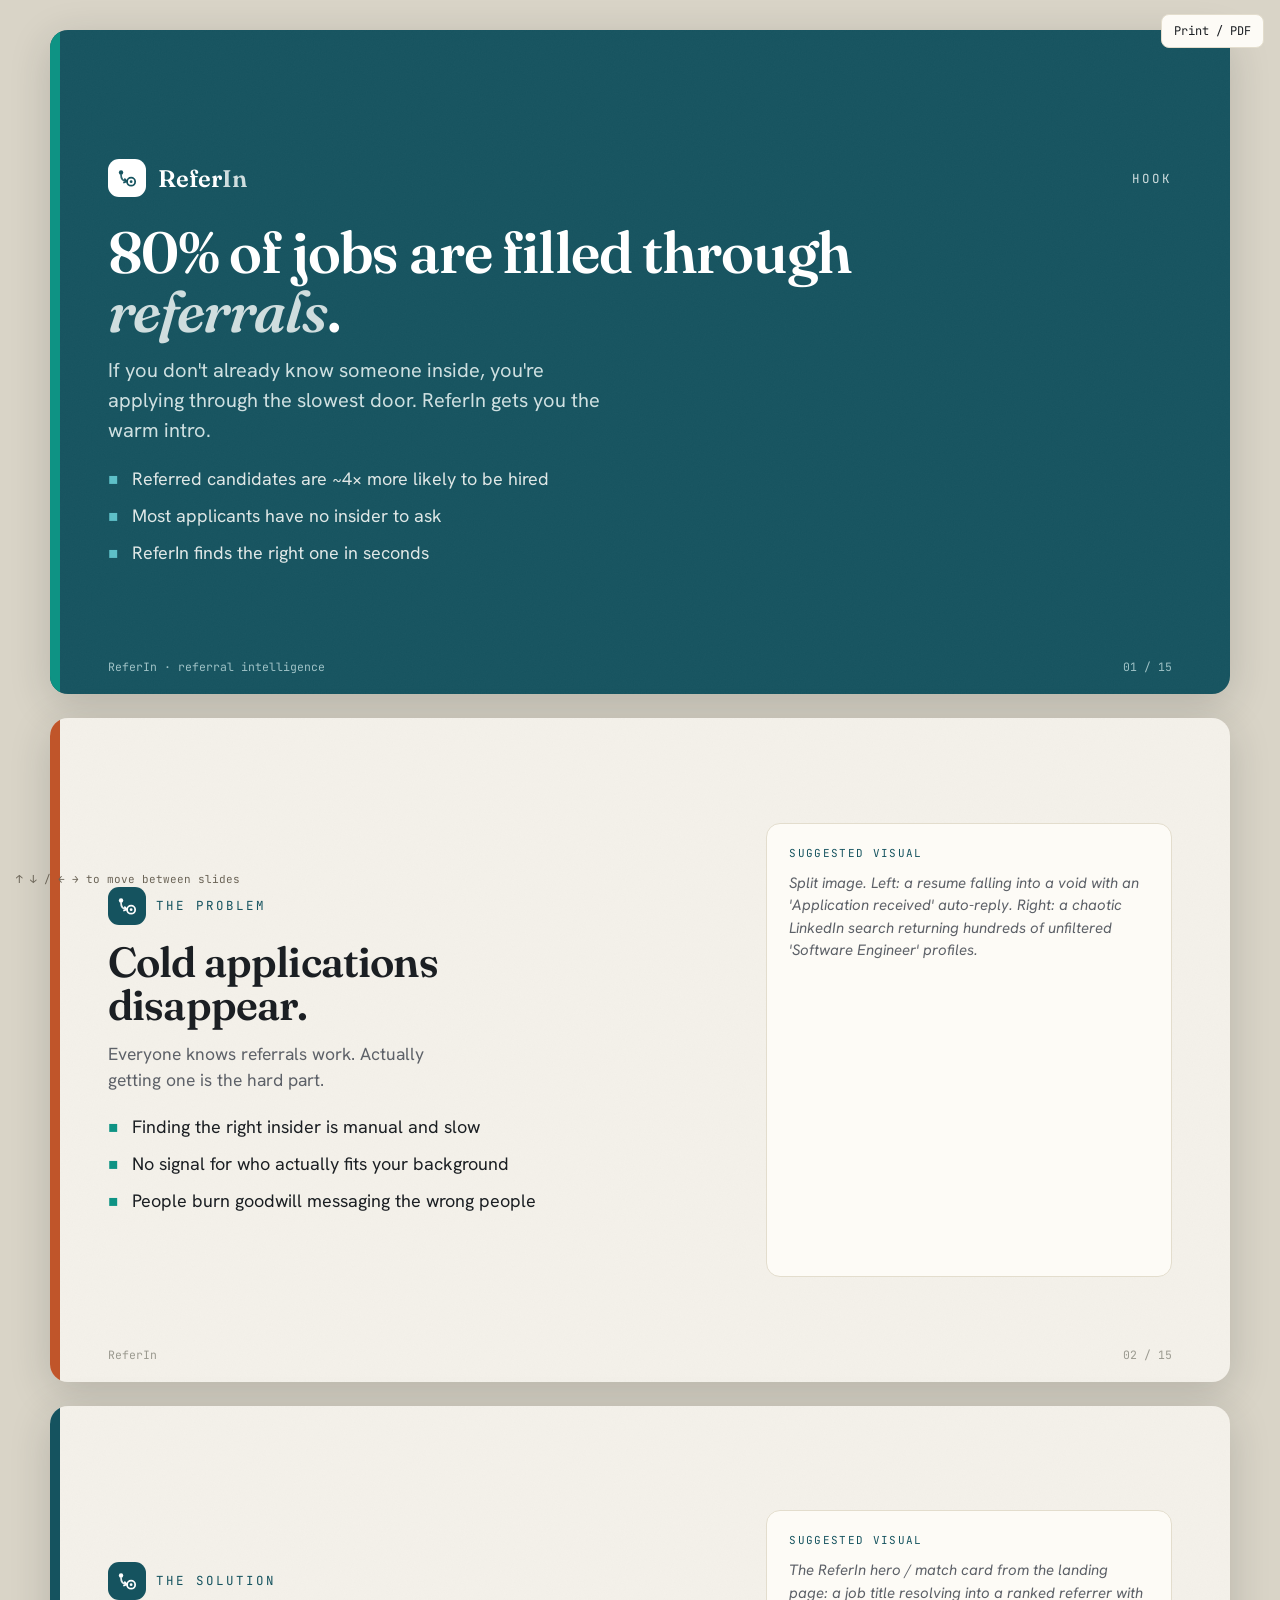
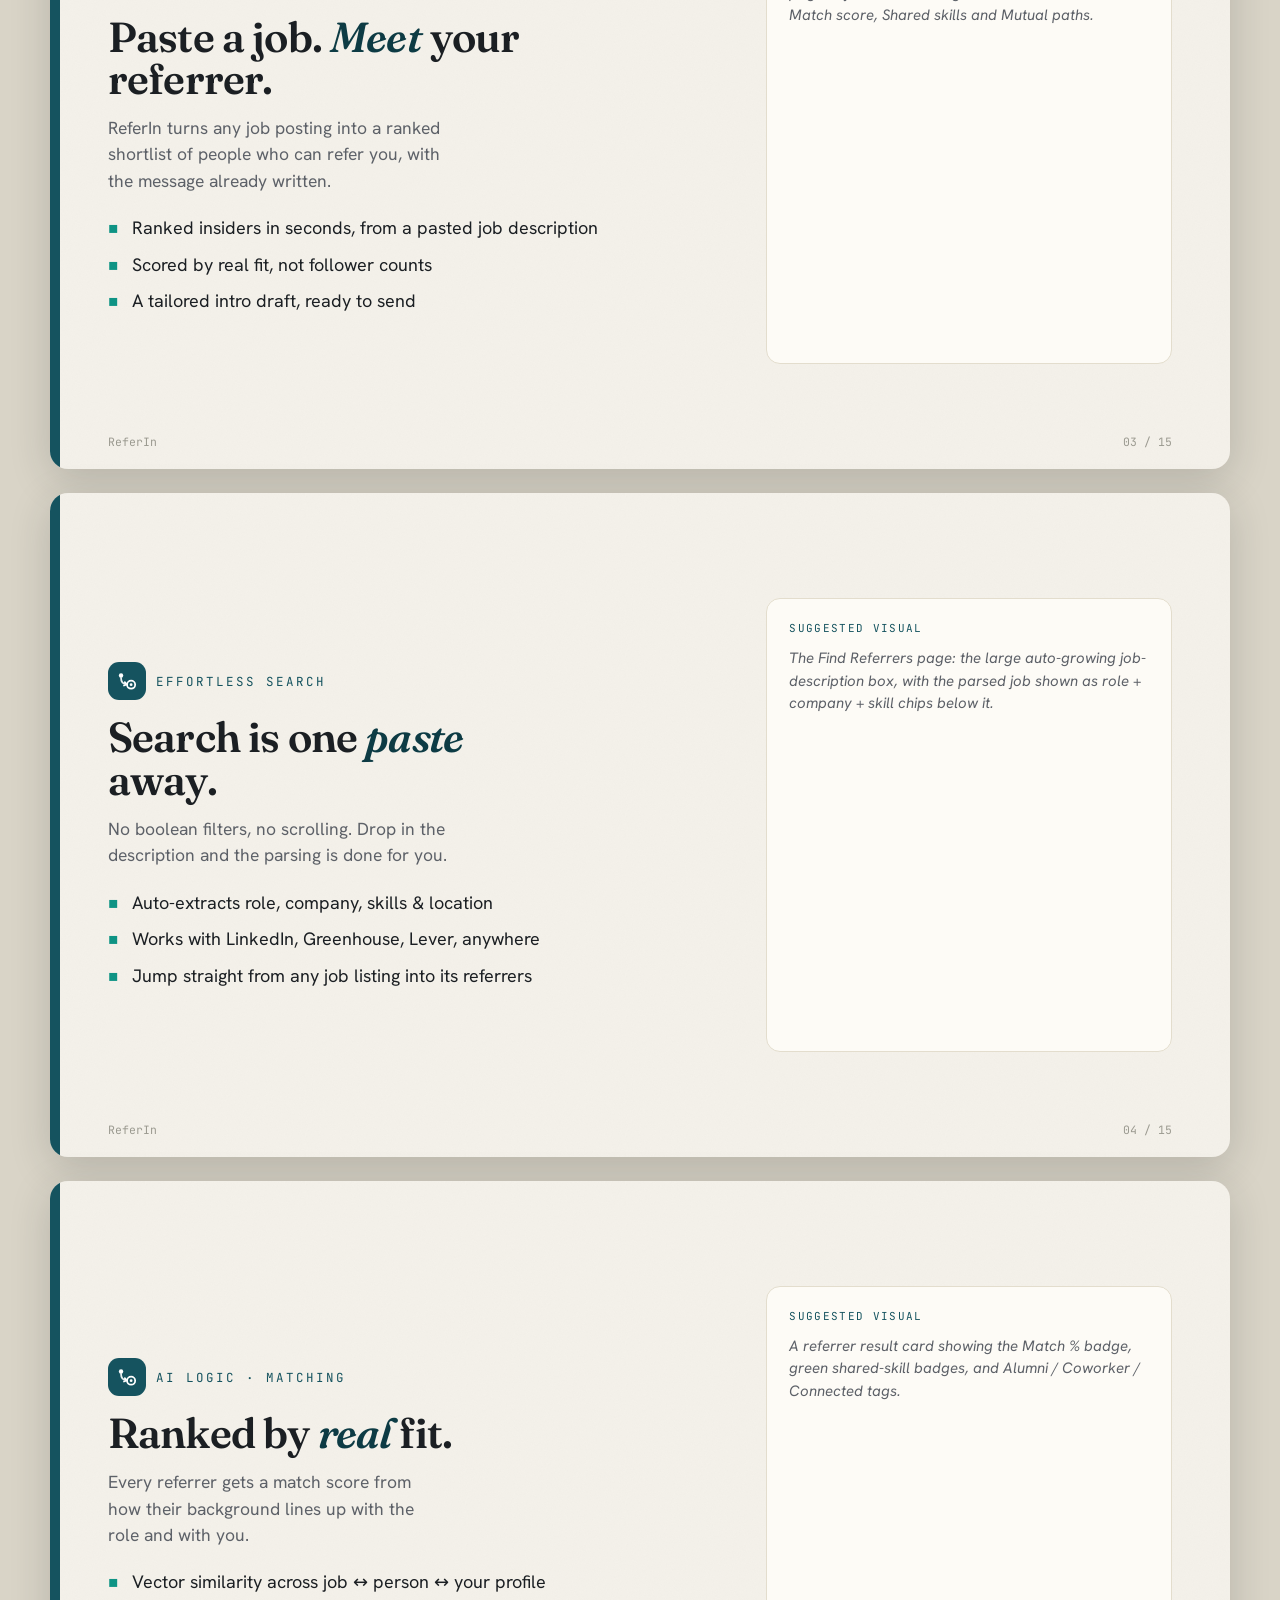
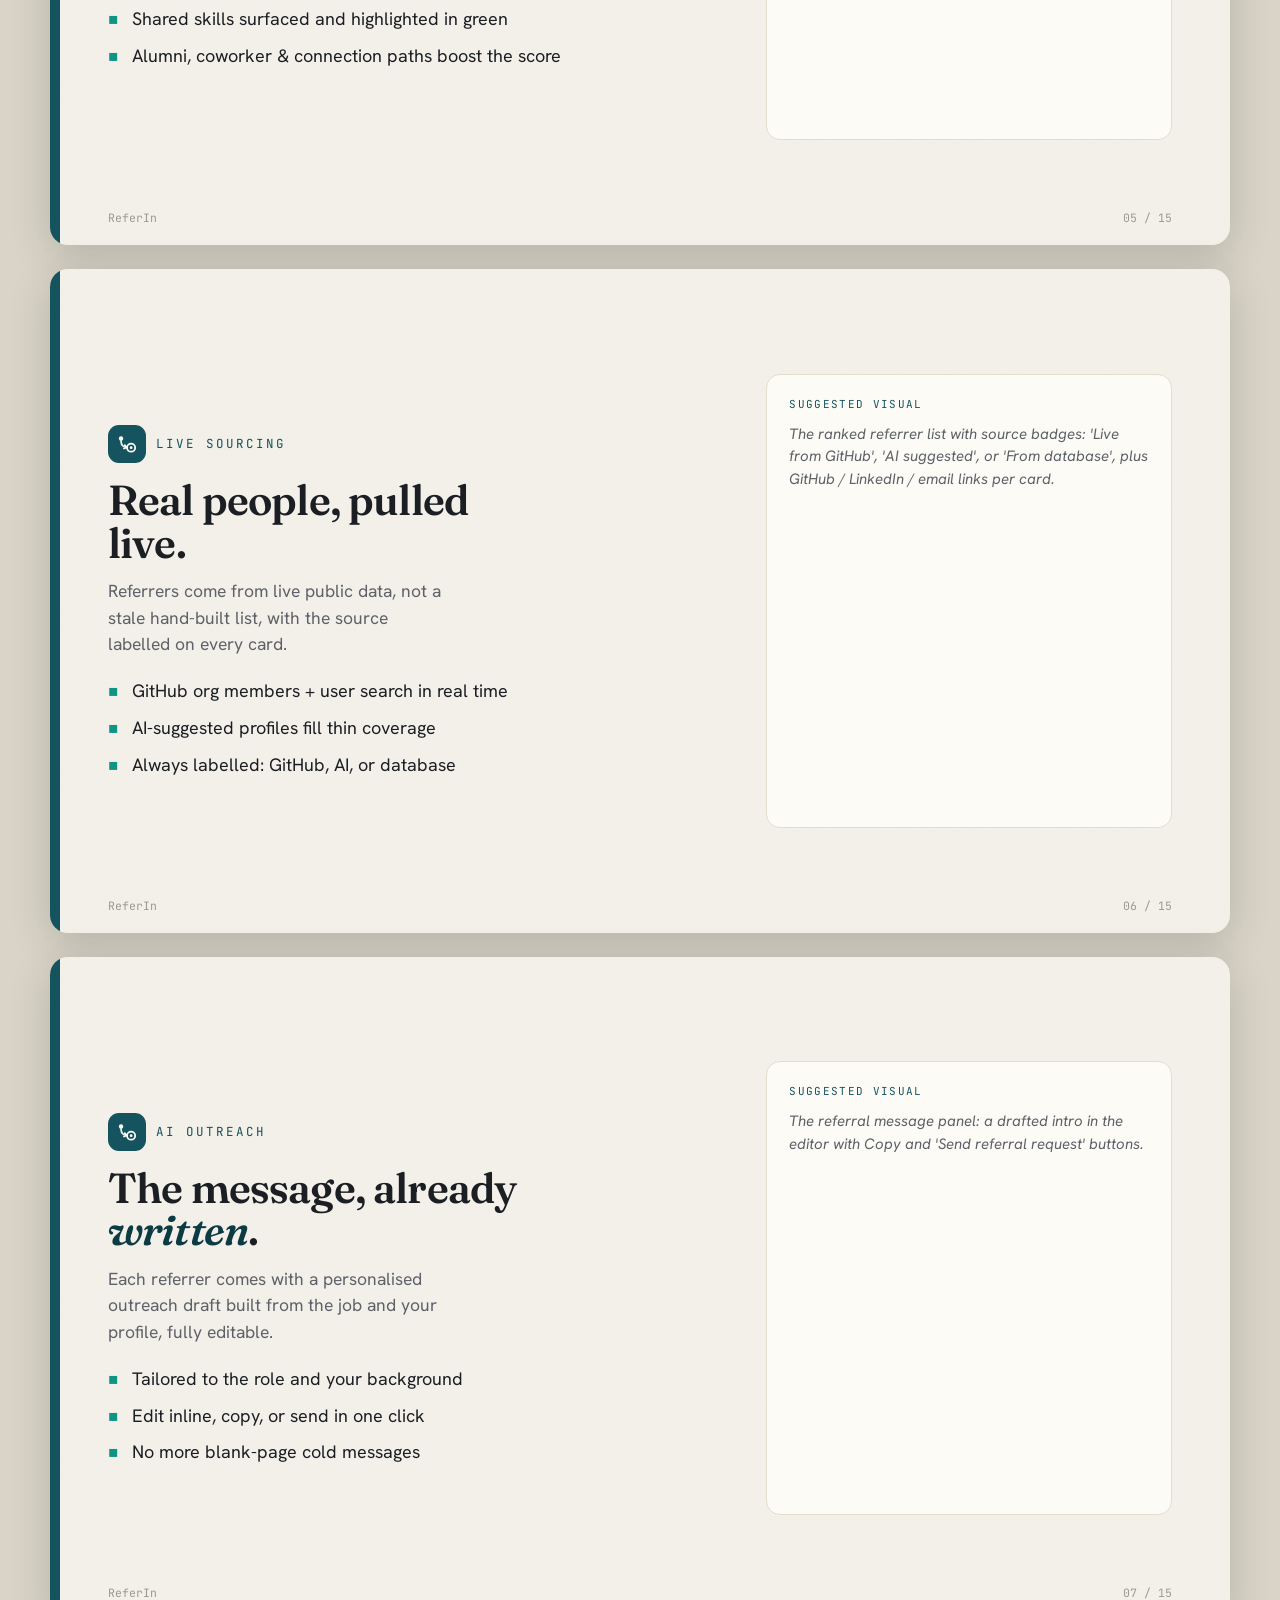
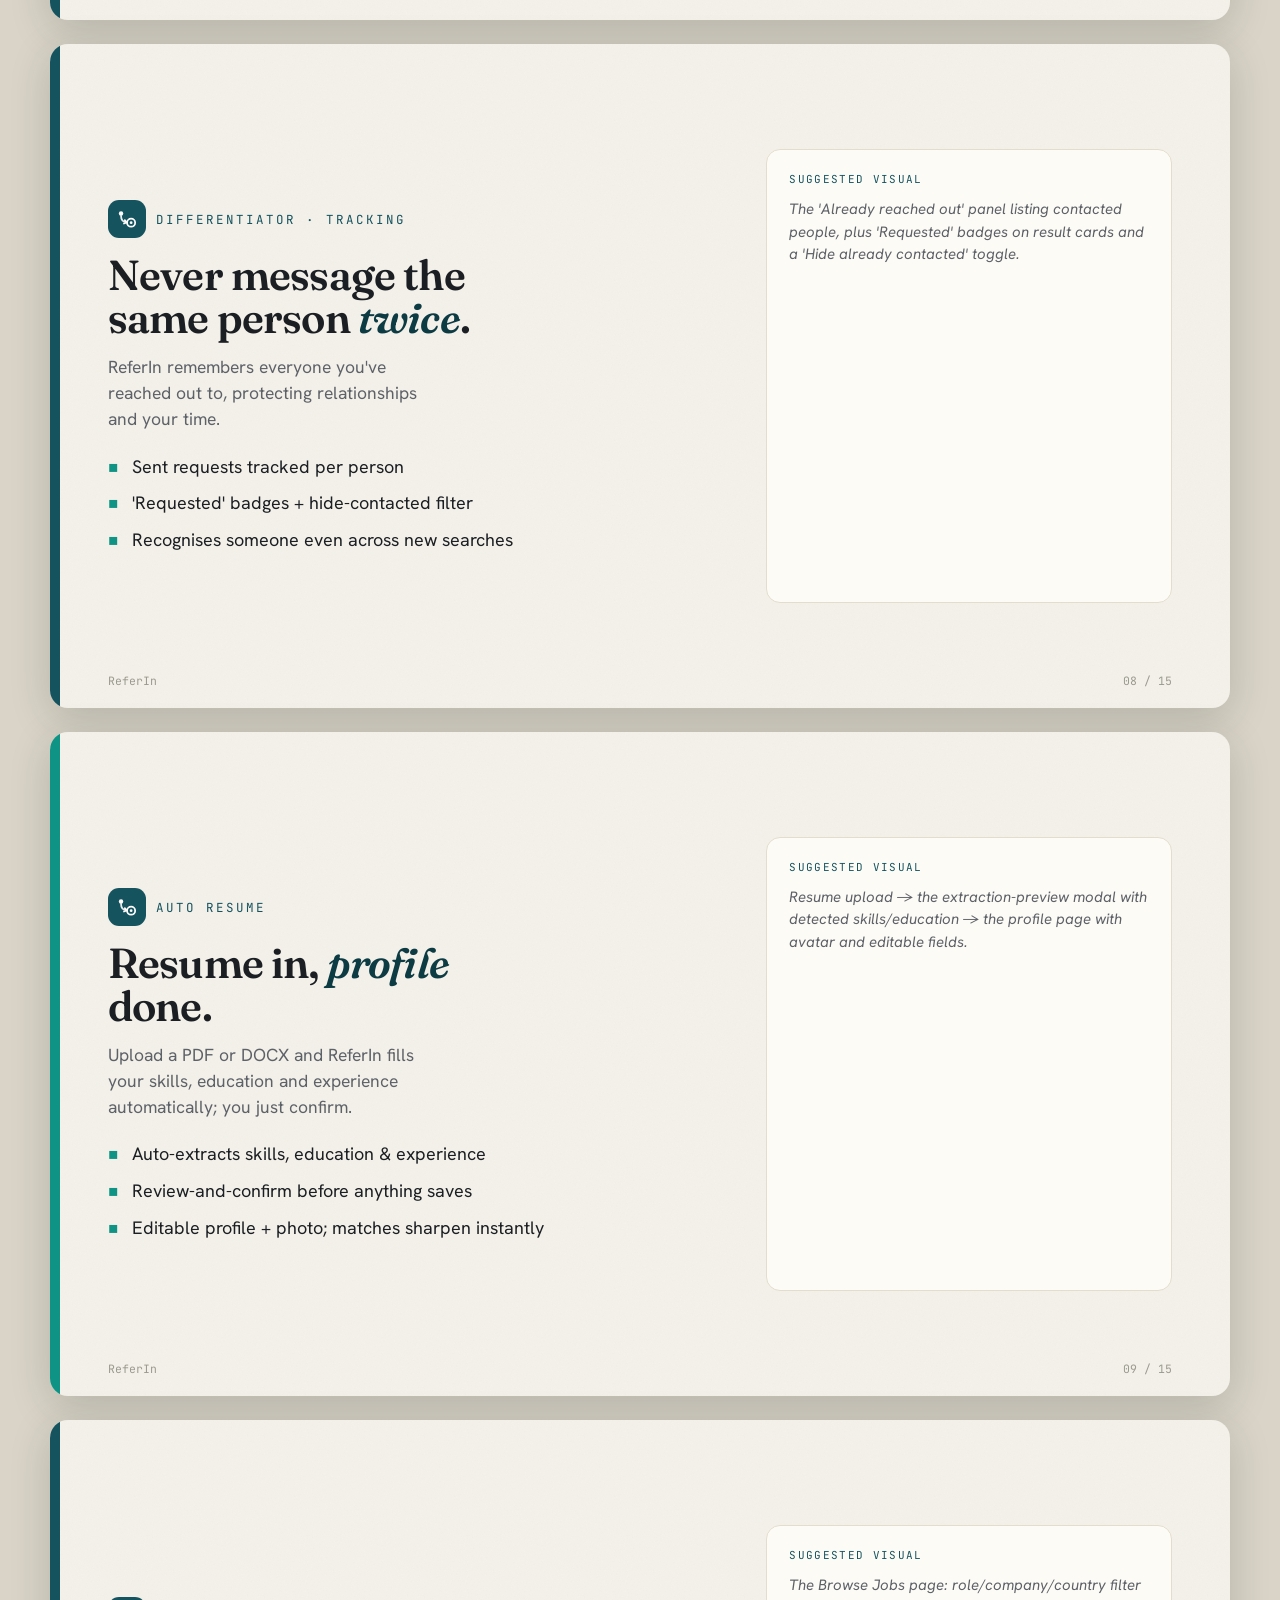
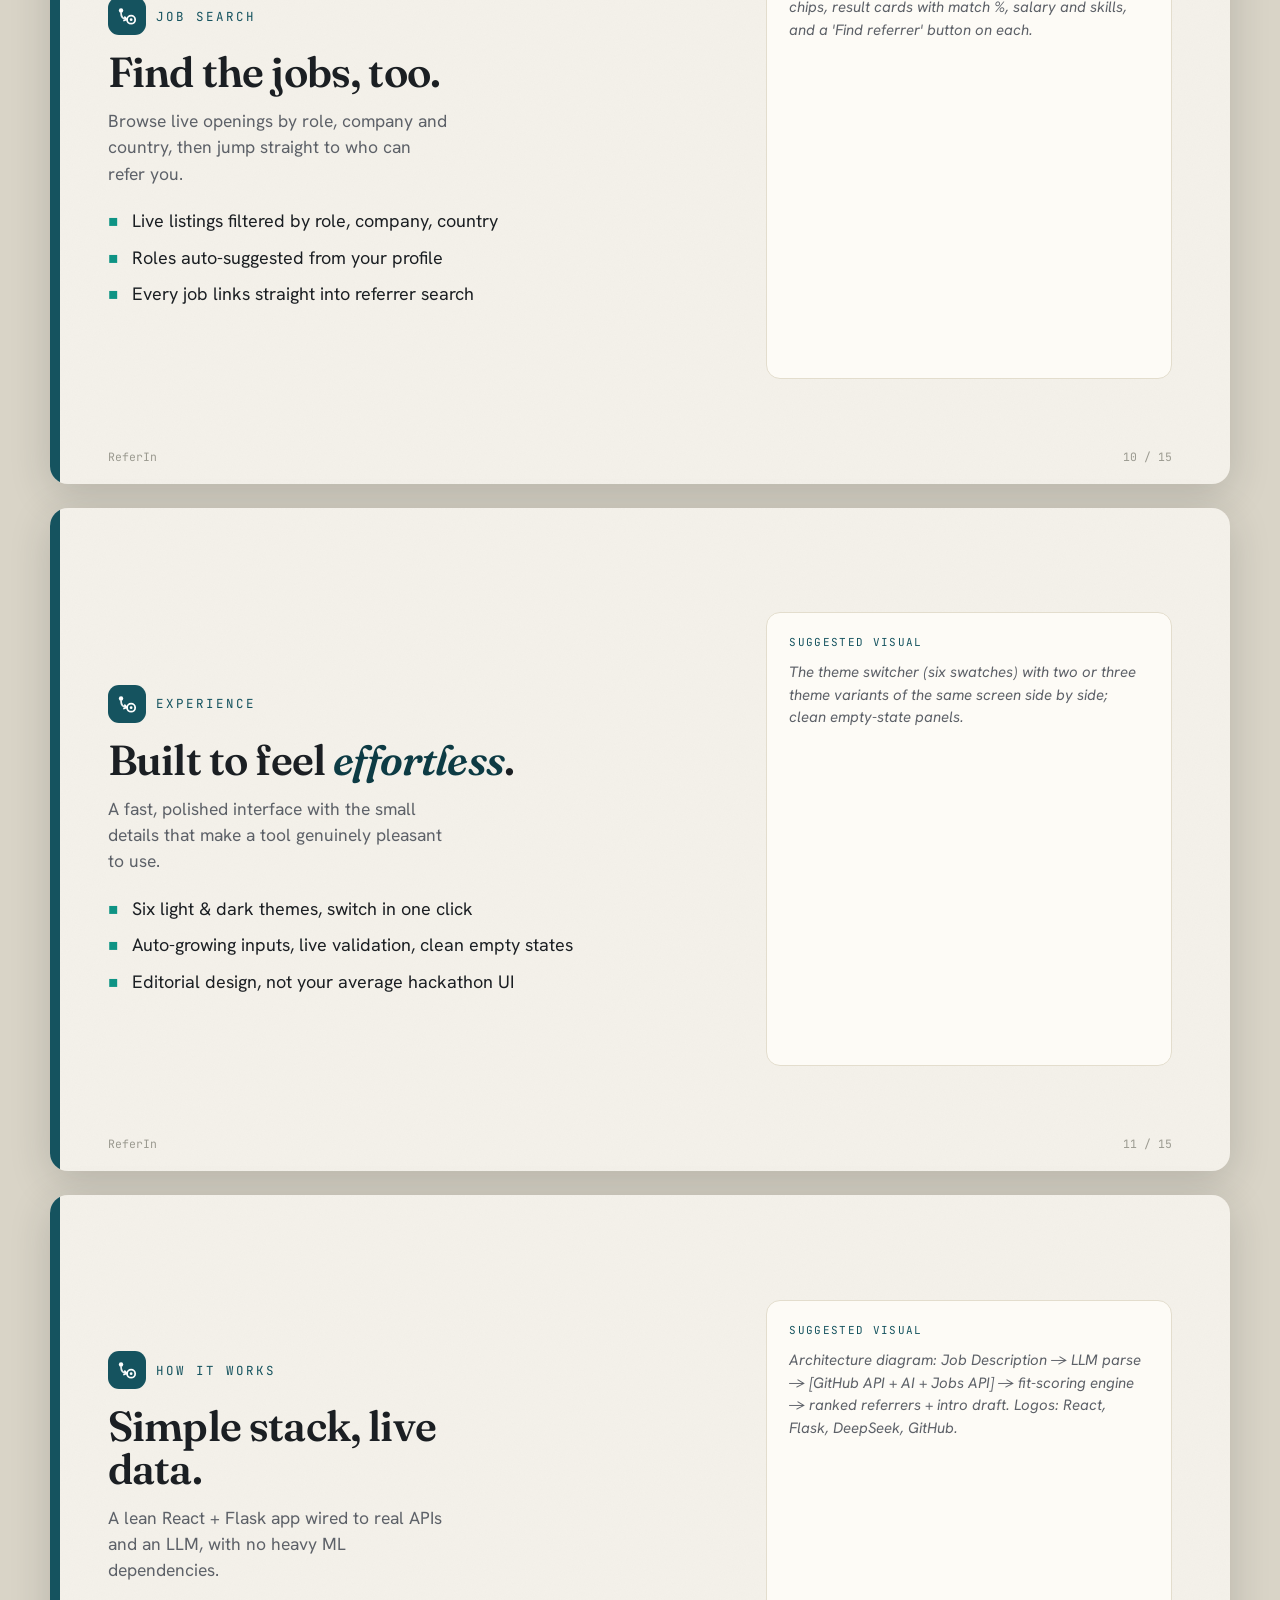
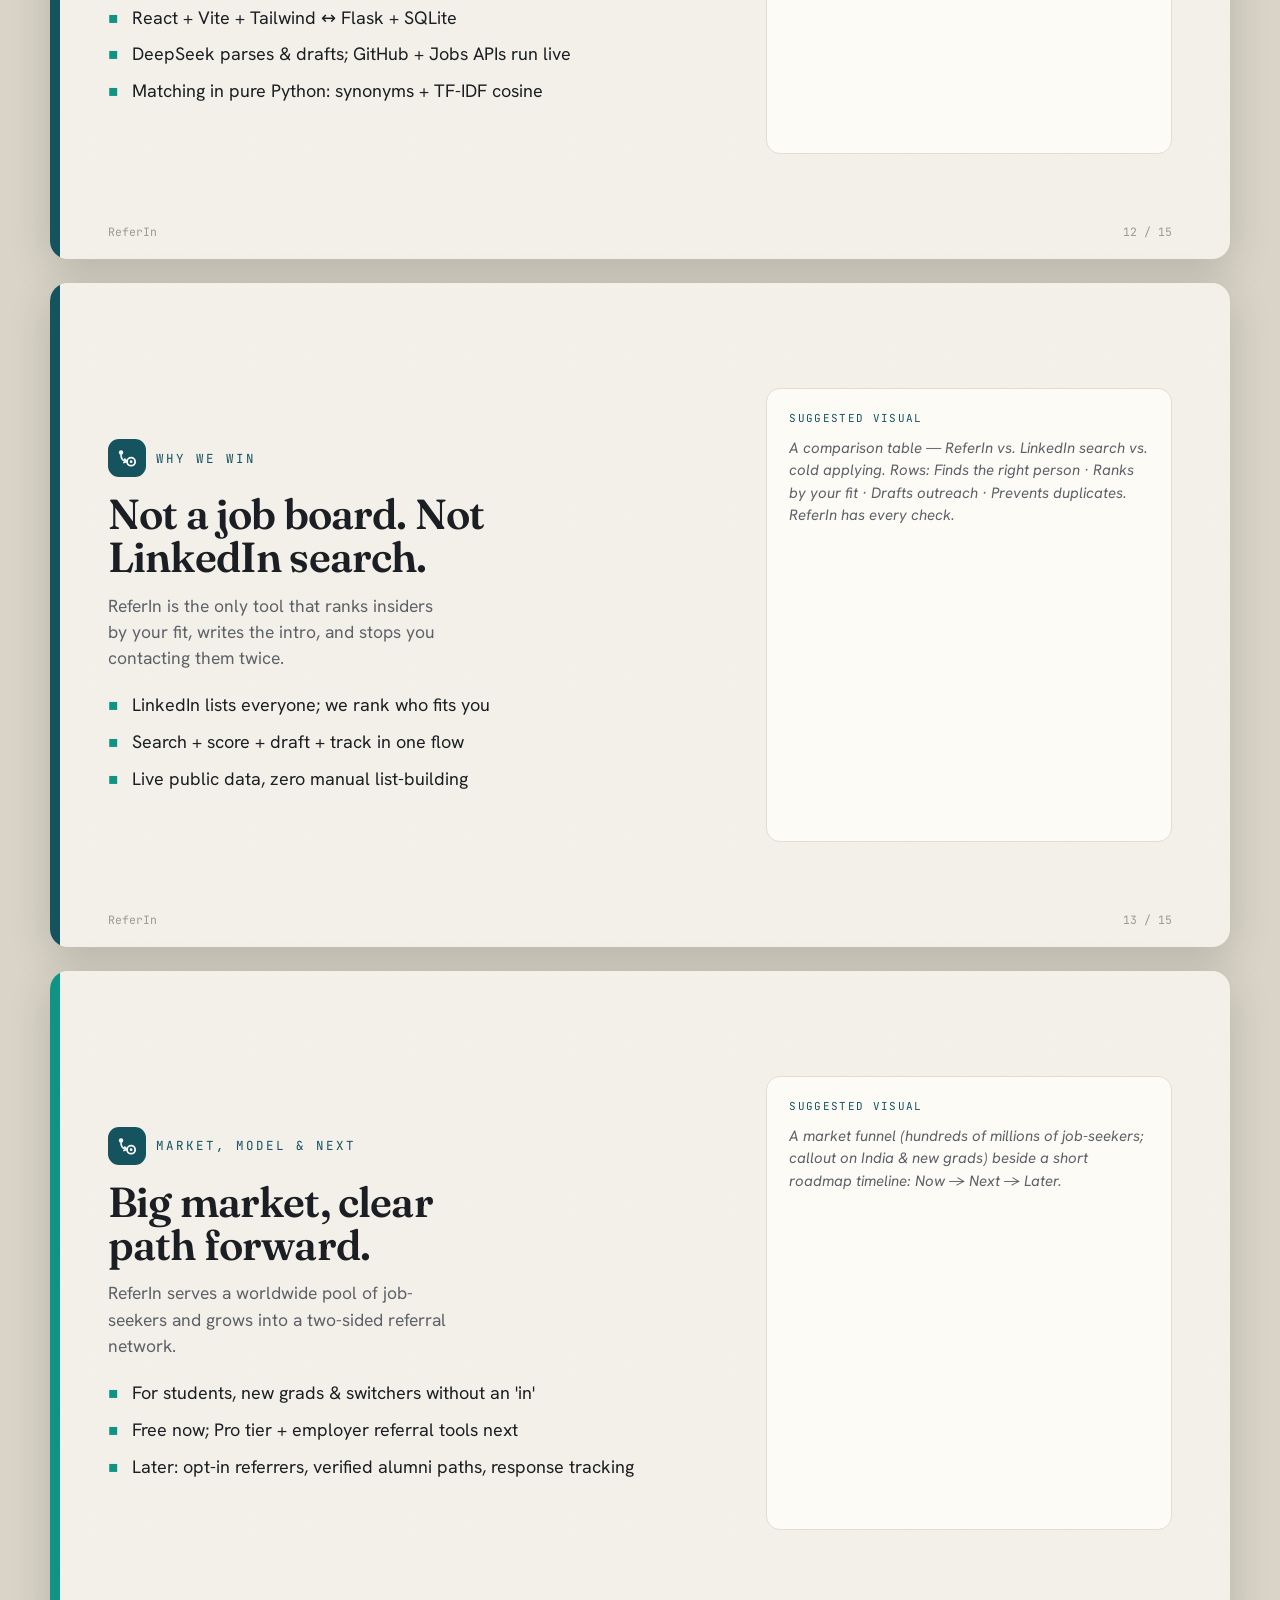
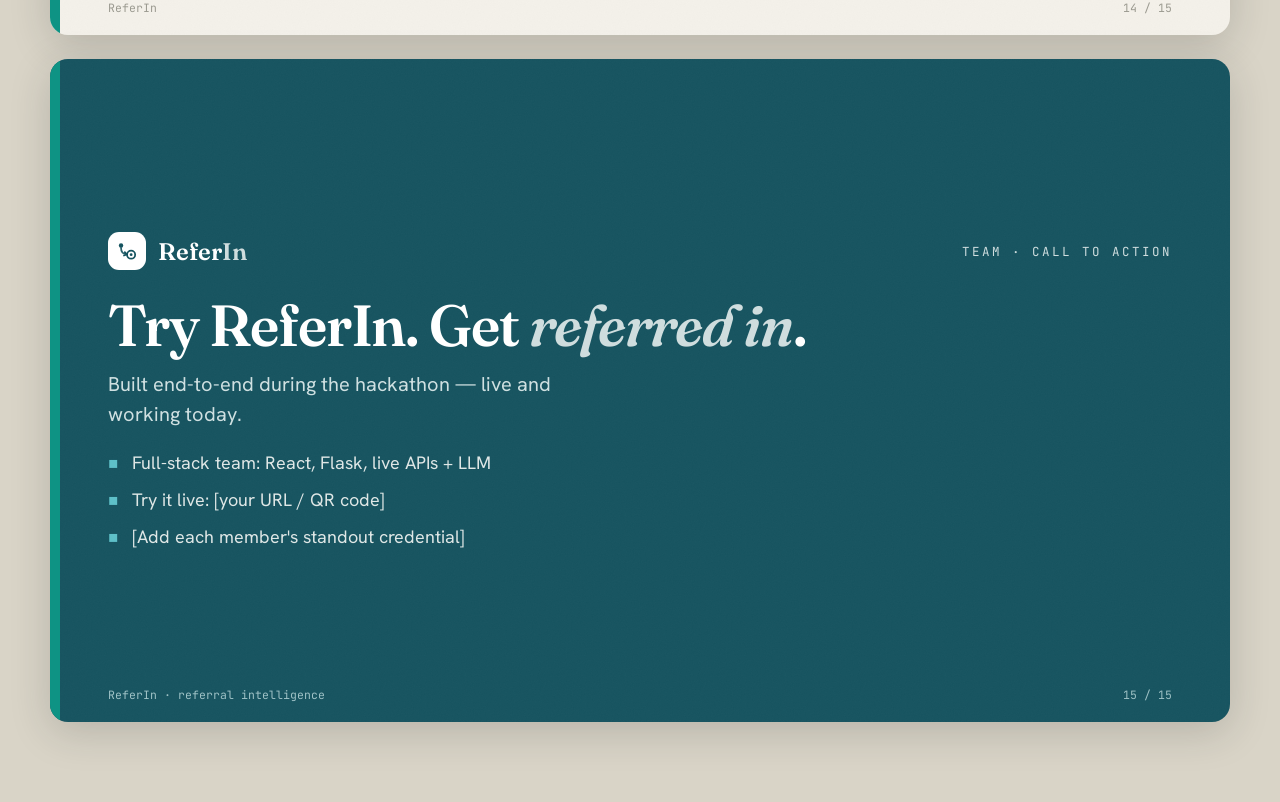
<file: presentation/ReferIn-Pitch.html>
<!doctype html>
<html lang="en">
<head>
  <meta charset="UTF-8" />
  <meta name="viewport" content="width=device-width, initial-scale=1.0" />
  <title>ReferIn · Pitch Deck</title>
  <link rel="preconnect" href="https://fonts.googleapis.com">
  <link rel="preconnect" href="https://fonts.gstatic.com" crossorigin>
  <link href="https://fonts.googleapis.com/css2?family=Fraunces:ital,opsz,wght@0,9..144,400..700;1,9..144,400..600&family=Hanken+Grotesk:wght@400;500;600;700;800&family=JetBrains+Mono:wght@400;500;700&display=swap" rel="stylesheet">
  <style>
    :root{
      --paper:#f4f1ea; --surface:#fdfbf6; --soft:#ece7da; --ink:#1b1f23;
      --muted:#5d6168; --faint:#9b9a90; --border:#e3ddcd;
      --petrol:#15535f; --petrol2:#0d3b44; --teal:#0e9384; --clay:#c0552a;
      --display:"Fraunces",Georgia,serif; --body:"Hanken Grotesk",system-ui,sans-serif; --mono:"JetBrains Mono",monospace;
    }
    *{box-sizing:border-box;margin:0;padding:0}
    body{background:#d9d4c7;font-family:var(--body);color:var(--ink);-webkit-font-smoothing:antialiased}
    .deck{display:flex;flex-direction:column;align-items:center;gap:24px;padding:30px 16px 80px}

    .stage{width:min(96vw,1180px)}
    .card{position:relative;width:100%;aspect-ratio:16/9;border-radius:18px;overflow:hidden;
      background:var(--paper);box-shadow:0 10px 40px rgb(27 31 35 /.18)}
    .card::before{content:"";position:absolute;inset:0;pointer-events:none;
      background-image:url("data:image/svg+xml,%3Csvg xmlns='http://www.w3.org/2000/svg' width='160' height='160'%3E%3Cfilter id='n'%3E%3CfeTurbulence type='fractalNoise' baseFrequency='0.85' numOctaves='2'/%3E%3CfeColorMatrix type='saturate' values='0'/%3E%3C/filter%3E%3Crect width='100%25' height='100%25' filter='url(%23n)' opacity='0.03'/%3E%3C/svg%3E");}
    .accent{position:absolute;left:0;top:0;bottom:0;width:10px;z-index:2}

    .pad{position:relative;z-index:1;padding:48px 58px;display:grid;grid-template-columns:1.3fr .85fr;gap:38px;height:100%}
    .left{display:flex;flex-direction:column;justify-content:center}
    .eyebrow{font-family:var(--mono);font-size:12.5px;letter-spacing:.16em;text-transform:uppercase;color:var(--petrol);display:flex;align-items:center;gap:10px;margin-bottom:16px}
    .title{font-family:var(--display);font-weight:600;font-size:42px;line-height:1.02;letter-spacing:-.02em;color:var(--ink);max-width:15ch}
    .title em{font-style:italic;color:var(--petrol2)}
    .lede{margin-top:14px;font-size:17.5px;line-height:1.5;color:var(--muted);max-width:34ch}
    ul.bul{list-style:none;margin-top:22px;display:flex;flex-direction:column;gap:13px}
    ul.bul li{font-size:18px;line-height:1.32;color:var(--ink);padding-left:24px;position:relative}
    ul.bul li::before{content:"▪";position:absolute;left:0;color:var(--teal);font-size:16px;top:1px}

    .screen{align-self:center;background:var(--surface);border:1px solid var(--border);border-radius:14px;padding:22px;height:80%}
    .screen .lbl{font-family:var(--mono);font-size:11px;letter-spacing:.12em;color:var(--petrol);margin-bottom:12px}
    .screen p{font-size:15px;line-height:1.5;color:var(--muted);font-style:italic}

    .card.statement{background:var(--petrol)}
    .card.statement .pad{grid-template-columns:1fr;align-content:center;gap:0}
    .card.statement .eyebrow{color:#cfddde}
    .card.statement .title{color:#fff;font-size:58px;max-width:20ch}
    .card.statement .title em{color:#cfddde}
    .card.statement .lede{color:#cfe0e1;font-size:20px;max-width:46ch}
    .card.statement ul.bul li{color:#dfe7e6;font-size:18px}
    .card.statement ul.bul li::before{color:#5ec0c8}
    .brandrow{display:flex;align-items:center;gap:12px;margin-bottom:26px}
    .wordmark{font-family:var(--display);font-weight:600;font-size:24px;color:#fff}
    .wordmark b{color:#cfddde;font-weight:600}

    .foot{position:absolute;left:58px;right:58px;bottom:20px;z-index:2;display:flex;justify-content:space-between;font-family:var(--mono);font-size:11.5px;color:var(--faint)}
    .card.statement .foot{color:#9fc2c6}
    .mark{width:38px;height:38px;border-radius:11px;background:var(--petrol);display:flex;align-items:center;justify-content:center;flex:none}
    .card.statement .mark{background:#fff}

    .toolbar{position:fixed;top:14px;right:16px;z-index:50}
    .toolbar button{font-family:var(--mono);font-size:12px;border:1px solid var(--border);background:var(--surface);color:var(--ink);padding:8px 12px;border-radius:8px;cursor:pointer}
    .hint{position:fixed;bottom:14px;left:16px;z-index:50;font-family:var(--mono);font-size:11px;color:#6b6457}

    @media print{
      body{background:#fff}
      .toolbar,.hint{display:none}
      .deck{gap:0;padding:0}
      .stage{width:100%}
      .card{box-shadow:none;border-radius:0;page-break-after:always}
      @page{size:landscape}
    }
  </style>
</head>
<body>
  <div class="toolbar"><button onclick="window.print()">Print / PDF</button></div>
  <div class="hint">↑ ↓ / ← → to move between slides</div>
  <div class="deck" id="deck"></div>

  <script>
    const MARK = `<span class="mark"><svg width="22" height="22" viewBox="0 0 24 24" fill="none" stroke="STROKE" stroke-width="1.9" stroke-linecap="round" stroke-linejoin="round"><circle cx="5.5" cy="6" r="2.4" fill="STROKE" stroke="none"/><path d="M5.5 8.6c0 4.2 1.2 6.4 6 7.2" opacity="0.9"/><path d="M9.6 13.2l2.2 2.6-3.1 1.1"/><circle cx="16.5" cy="16" r="4.4"/><circle cx="16.5" cy="16" r="1.5" fill="STROKE" stroke="none"/></svg></span>`;
    const markFor = dark => MARK.replaceAll("STROKE", dark ? "#15535f" : "#ffffff");

    const SLIDES = [
      { kind:"statement", section:"Hook",
        titleHTML:"80% of jobs are filled through <em>referrals</em>.",
        lede:"If you don't already know someone inside, you're applying through the slowest door. ReferIn gets you the warm intro.",
        bullets:["Referred candidates are ~4× more likely to be hired","Most applicants have no insider to ask","ReferIn finds the right one in seconds"] },

      { kind:"content", section:"The Problem", accent:"var(--clay)",
        titleHTML:"Cold applications disappear.",
        lede:"Everyone knows referrals work. Actually getting one is the hard part.",
        visual:"Split image. Left: a resume falling into a void with an 'Application received' auto-reply. Right: a chaotic LinkedIn search returning hundreds of unfiltered 'Software Engineer' profiles.",
        bullets:["Finding the right insider is manual and slow","No signal for who actually fits your background","People burn goodwill messaging the wrong people"] },

      { kind:"content", section:"The Solution", accent:"var(--petrol)",
        titleHTML:"Paste a job. <em>Meet</em> your referrer.",
        lede:"ReferIn turns any job posting into a ranked shortlist of people who can refer you, with the message already written.",
        visual:"The ReferIn hero / match card from the landing page: a job title resolving into a ranked referrer with Match score, Shared skills and Mutual paths.",
        bullets:["Ranked insiders in seconds, from a pasted job description","Scored by real fit, not follower counts","A tailored intro draft, ready to send"] },

      { kind:"content", section:"Effortless Search", accent:"var(--petrol)",
        titleHTML:"Search is one <em>paste</em> away.",
        lede:"No boolean filters, no scrolling. Drop in the description and the parsing is done for you.",
        visual:"The Find Referrers page: the large auto-growing job-description box, with the parsed job shown as role + company + skill chips below it.",
        bullets:["Auto-extracts role, company, skills & location","Works with LinkedIn, Greenhouse, Lever, anywhere","Jump straight from any job listing into its referrers"] },

      { kind:"content", section:"AI Logic · Matching", accent:"var(--petrol)",
        titleHTML:"Ranked by <em>real</em> fit.",
        lede:"Every referrer gets a match score from how their background lines up with the role and with you.",
        visual:"A referrer result card showing the Match % badge, green shared-skill badges, and Alumni / Coworker / Connected tags.",
        bullets:["Vector similarity across job ↔ person ↔ your profile","Shared skills surfaced and highlighted in green","Alumni, coworker & connection paths boost the score"] },

      { kind:"content", section:"Live Sourcing", accent:"var(--petrol)",
        titleHTML:"Real people, pulled live.",
        lede:"Referrers come from live public data, not a stale hand-built list, with the source labelled on every card.",
        visual:"The ranked referrer list with source badges: 'Live from GitHub', 'AI suggested', or 'From database', plus GitHub / LinkedIn / email links per card.",
        bullets:["GitHub org members + user search in real time","AI-suggested profiles fill thin coverage","Always labelled: GitHub, AI, or database"] },

      { kind:"content", section:"AI Outreach", accent:"var(--petrol)",
        titleHTML:"The message, already <em>written</em>.",
        lede:"Each referrer comes with a personalised outreach draft built from the job and your profile, fully editable.",
        visual:"The referral message panel: a drafted intro in the editor with Copy and 'Send referral request' buttons.",
        bullets:["Tailored to the role and your background","Edit inline, copy, or send in one click","No more blank-page cold messages"] },

      { kind:"content", section:"Differentiator · Tracking", accent:"var(--petrol)",
        titleHTML:"Never message the same person <em>twice</em>.",
        lede:"ReferIn remembers everyone you've reached out to, protecting relationships and your time.",
        visual:"The 'Already reached out' panel listing contacted people, plus 'Requested' badges on result cards and a 'Hide already contacted' toggle.",
        bullets:["Sent requests tracked per person","'Requested' badges + hide-contacted filter","Recognises someone even across new searches"] },

      { kind:"content", section:"Auto Resume", accent:"var(--teal)",
        titleHTML:"Resume in, <em>profile</em> done.",
        lede:"Upload a PDF or DOCX and ReferIn fills your skills, education and experience automatically; you just confirm.",
        visual:"Resume upload → the extraction-preview modal with detected skills/education → the profile page with avatar and editable fields.",
        bullets:["Auto-extracts skills, education & experience","Review-and-confirm before anything saves","Editable profile + photo; matches sharpen instantly"] },

      { kind:"content", section:"Job Search", accent:"var(--petrol)",
        titleHTML:"Find the jobs, too.",
        lede:"Browse live openings by role, company and country, then jump straight to who can refer you.",
        visual:"The Browse Jobs page: role/company/country filter chips, result cards with match %, salary and skills, and a 'Find referrer' button on each.",
        bullets:["Live listings filtered by role, company, country","Roles auto-suggested from your profile","Every job links straight into referrer search"] },

      { kind:"content", section:"Experience", accent:"var(--petrol)",
        titleHTML:"Built to feel <em>effortless</em>.",
        lede:"A fast, polished interface with the small details that make a tool genuinely pleasant to use.",
        visual:"The theme switcher (six swatches) with two or three theme variants of the same screen side by side; clean empty-state panels.",
        bullets:["Six light & dark themes, switch in one click","Auto-growing inputs, live validation, clean empty states","Editorial design, not your average hackathon UI"] },

      { kind:"content", section:"How It Works", accent:"var(--petrol)",
        titleHTML:"Simple stack, live data.",
        lede:"A lean React + Flask app wired to real APIs and an LLM, with no heavy ML dependencies.",
        visual:"Architecture diagram: Job Description → LLM parse → [GitHub API + AI + Jobs API] → fit-scoring engine → ranked referrers + intro draft. Logos: React, Flask, DeepSeek, GitHub.",
        bullets:["React + Vite + Tailwind ↔ Flask + SQLite","DeepSeek parses & drafts; GitHub + Jobs APIs run live","Matching in pure Python: synonyms + TF-IDF cosine"] },

      { kind:"content", section:"Why We Win", accent:"var(--petrol)",
        titleHTML:"Not a job board. Not LinkedIn search.",
        lede:"ReferIn is the only tool that ranks insiders by your fit, writes the intro, and stops you contacting them twice.",
        visual:"A comparison table — ReferIn vs. LinkedIn search vs. cold applying. Rows: Finds the right person · Ranks by your fit · Drafts outreach · Prevents duplicates. ReferIn has every check.",
        bullets:["LinkedIn lists everyone; we rank who fits you","Search + score + draft + track in one flow","Live public data, zero manual list-building"] },

      { kind:"content", section:"Market, Model & Next", accent:"var(--teal)",
        titleHTML:"Big market, clear path forward.",
        lede:"ReferIn serves a worldwide pool of job-seekers and grows into a two-sided referral network.",
        visual:"A market funnel (hundreds of millions of job-seekers; callout on India & new grads) beside a short roadmap timeline: Now → Next → Later.",
        bullets:["For students, new grads & switchers without an 'in'","Free now; Pro tier + employer referral tools next","Later: opt-in referrers, verified alumni paths, response tracking"] },

      { kind:"statement", section:"Team · Call to Action",
        titleHTML:"Try ReferIn. Get <em>referred in</em>.",
        lede:"Built end-to-end during the hackathon — live and working today.",
        bullets:["Full-stack team: React, Flask, live APIs + LLM","Try it live: [your URL / QR code]","[Add each member's standout credential]"] },
    ];

    const deck = document.getElementById("deck");
    SLIDES.forEach((s, i) => {
      const n = i + 1, total = SLIDES.length;
      const stage = document.createElement("div");
      stage.className = "stage";
      const dark = s.kind === "statement";
      const accent = s.accent || "var(--petrol)";
      const bullets = s.bullets.map(b => `<li>${b}</li>`).join("");
      const num = `${String(n).padStart(2,"0")} / ${total}`;

      if (dark){
        stage.innerHTML = `
          <div class="card statement">
            <div class="accent" style="background:var(--teal)"></div>
            <div class="pad">
              <div class="brandrow">${markFor(true)}<span class="wordmark">Refer<b>In</b></span>
                <span class="eyebrow" style="margin:0 0 0 auto">${s.section}</span></div>
              <h1 class="title">${s.titleHTML}</h1>
              <p class="lede">${s.lede}</p>
              <ul class="bul">${bullets}</ul>
            </div>
            <div class="foot"><span>ReferIn · referral intelligence</span><span>${num}</span></div>
          </div>`;
      } else {
        stage.innerHTML = `
          <div class="card">
            <div class="accent" style="background:${accent}"></div>
            <div class="pad">
              <div class="left">
                <div class="eyebrow">${markFor(false)} ${s.section}</div>
                <h1 class="title">${s.titleHTML}</h1>
                <p class="lede">${s.lede}</p>
                <ul class="bul">${bullets}</ul>
              </div>
              <div class="screen">
                <div class="lbl">SUGGESTED VISUAL</div>
                <p>${s.visual}</p>
              </div>
            </div>
            <div class="foot"><span>ReferIn</span><span>${num}</span></div>
          </div>`;
      }
      deck.appendChild(stage);
    });

    const stages = [...document.querySelectorAll(".stage")];
    let idx = 0;
    const go = i => { idx = Math.max(0, Math.min(stages.length-1, i)); stages[idx].scrollIntoView({behavior:"smooth", block:"center"}); };
    addEventListener("keydown", e => {
      if (["ArrowDown","ArrowRight"," ","PageDown"].includes(e.key)) { e.preventDefault(); go(idx+1); }
      else if (["ArrowUp","ArrowLeft","PageUp"].includes(e.key)) { e.preventDefault(); go(idx-1); }
    });
  </script>
</body>
</html>
</file>
